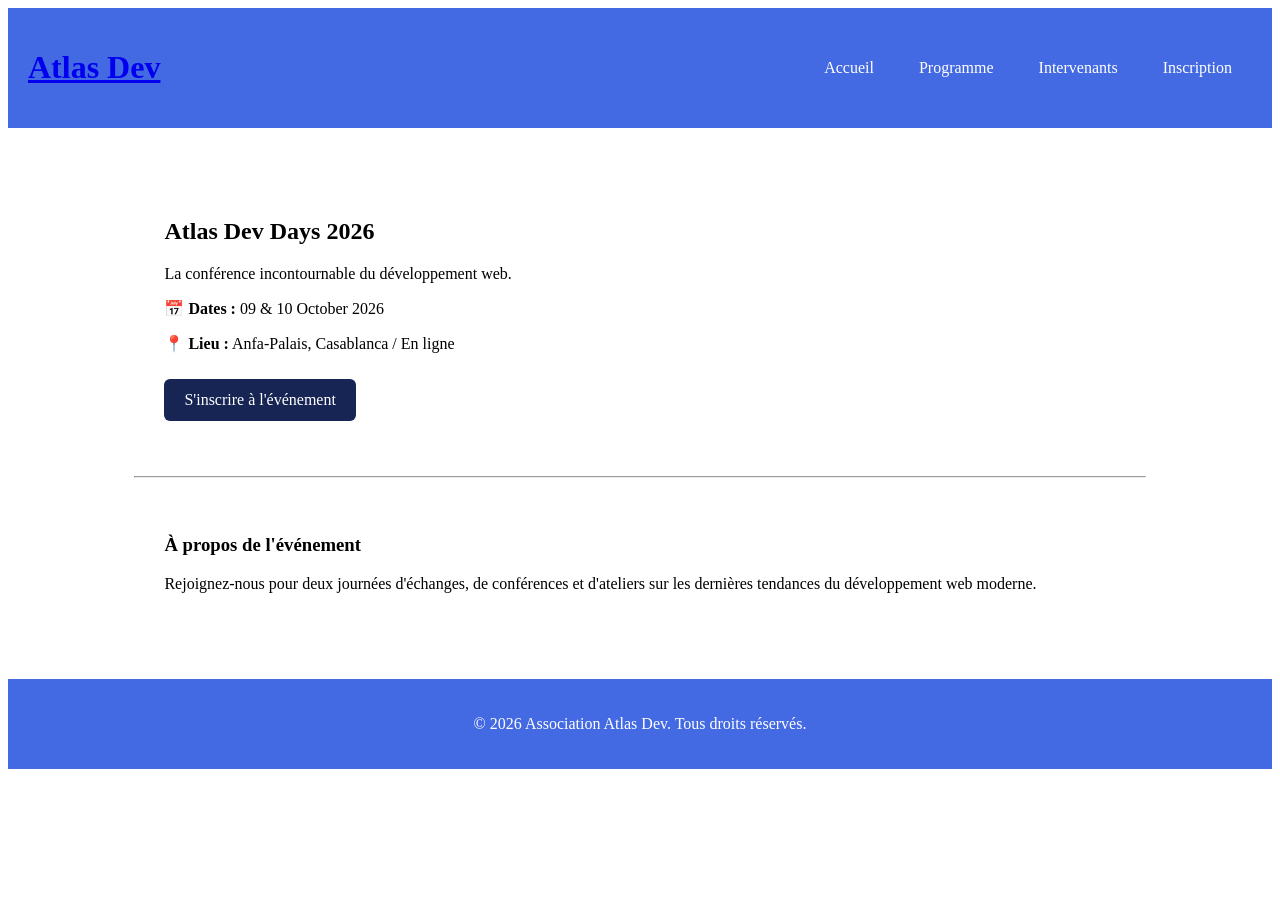
<file: index.html>
<!DOCTYPE html>
<html lang="fr">

<head>
  <meta charset="UTF-8">
  <title>Acceuil</title>
  <link rel="stylesheet" href="css/style.css">
</head>
<body class="accueil">
  <header>
    <h1><a href="index.html" class="logo-link">Atlas Dev</a></h1>
  
    <nav>
      <ol>
        <li><a href="index.html">Accueil</a></li>
        <li><a href="programme.html">Programme</a></li>
        <li><a href="intervenants.html">Intervenants</a></li>
        <li><a href="inscription.html">Inscription</a></li>
      </ol>
    </nav>
  </header>
  <main>
    <!-- Hna ghatbda dakchi li kiban f l'acceuil -->
    <section>
      <h2>Atlas Dev Days 2026</h2>
      <p>La conférence incontournable du développement web.</p>

      <p>📅 <strong>Dates :</strong> 09 & 10 October 2026</p>
      <p>📍 <strong>Lieu :</strong> Anfa-Palais, Casablanca / En ligne</p>

      <a href="inscription.html" class="btn">S'inscrire à l'événement</a>
    </section>
    <hr>
    <!--  À propos -->
    <section>
      <h3>À propos de l'événement</h3>
      <p>Rejoignez-nous pour deux journées d'échanges, de conférences et d'ateliers sur les dernières tendances du
        développement web moderne.</p>
    </section>
  </main>
  </body>
  <footer>
    <p>&copy; 2026 Association Atlas Dev. Tous droits réservés.</p>
  </footer>
</html>
</file>
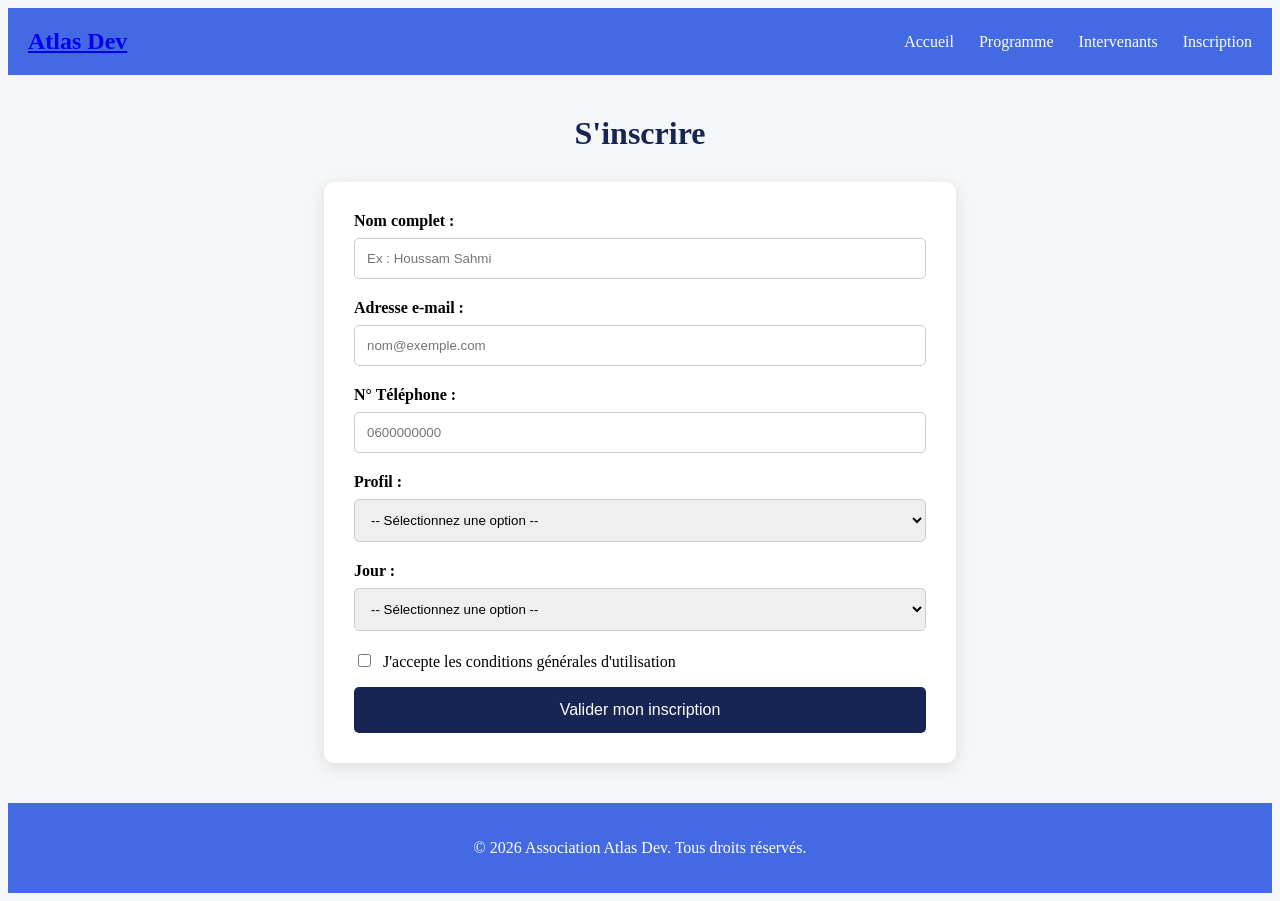
<file: inscription.html>
<!DOCTYPE html>
<html lang="fr">

<head>
  <meta charset="UTF-8">
  <title>Inscription</title>
    <link rel="stylesheet" href="css/style.css">
</head>
<body class="inscription"> 
<header>
    <h2><a href="index.html" class="logo-link">Atlas Dev</a></h2>
    <nav>
      <ol>
        <li><a href="index.html">Accueil</a></li>
        <li><a href="programme.html">Programme</a></li>
        <li><a href="intervenants.html">Intervenants</a></li>
        <li><a href="inscription.html">Inscription</a></li>
      </ol>
    </nav>
  </header>

<main>
  <h1>S'inscrire</h1>

  <form action="#" method="get">

    <label for="fullname">Nom complet :</label>
    <input type="text" id="fullname" name="fullname"
           required placeholder="Ex : Houssam Sahmi">

    <label for="email">Adresse e-mail :</label>
    <input type="email" id="email" name="email"
           required placeholder="nom@exemple.com">

    <label for="phone">N° Téléphone :</label>
    <input type="tel" id="phone" name="phone"
           required placeholder="0600000000">

    <label for="profession">Profil :</label>    
    <select type="select" id="profession"  name="profil" required> 
      <option value="">-- Sélectionnez une option --</option>
      <option value="Étudiant·e">Étudiant·e</option>
      <option value="Développeur·se">Développeur·se</option>
      <option value="Autre">Autre</option>
    </select>  

     <label for="day-select">Jour :</label>
    <select id="day-select" name="day" required>
      <option value="">-- Sélectionnez une option --</option>
      <option value="jour1">Jour 1 (09 Oct)</option>
      <option value="jour2">Jour 2 (10 Oct)</option>
      <option value="pass2jours">Pass 2 Jours</option>
    </select>

    <div>
      <input type="checkbox" id="terms" name="terms" required>
      <label for="terms">
        J'accepte les conditions générales d'utilisation
      </label>
    </div>

    <button type="submit">Valider mon inscription</button>

  </form>
</main>
</body>
  <footer>
    <p>&copy; 2026 Association Atlas Dev. Tous droits réservés.</p>
  </footer>
</html>
</file>
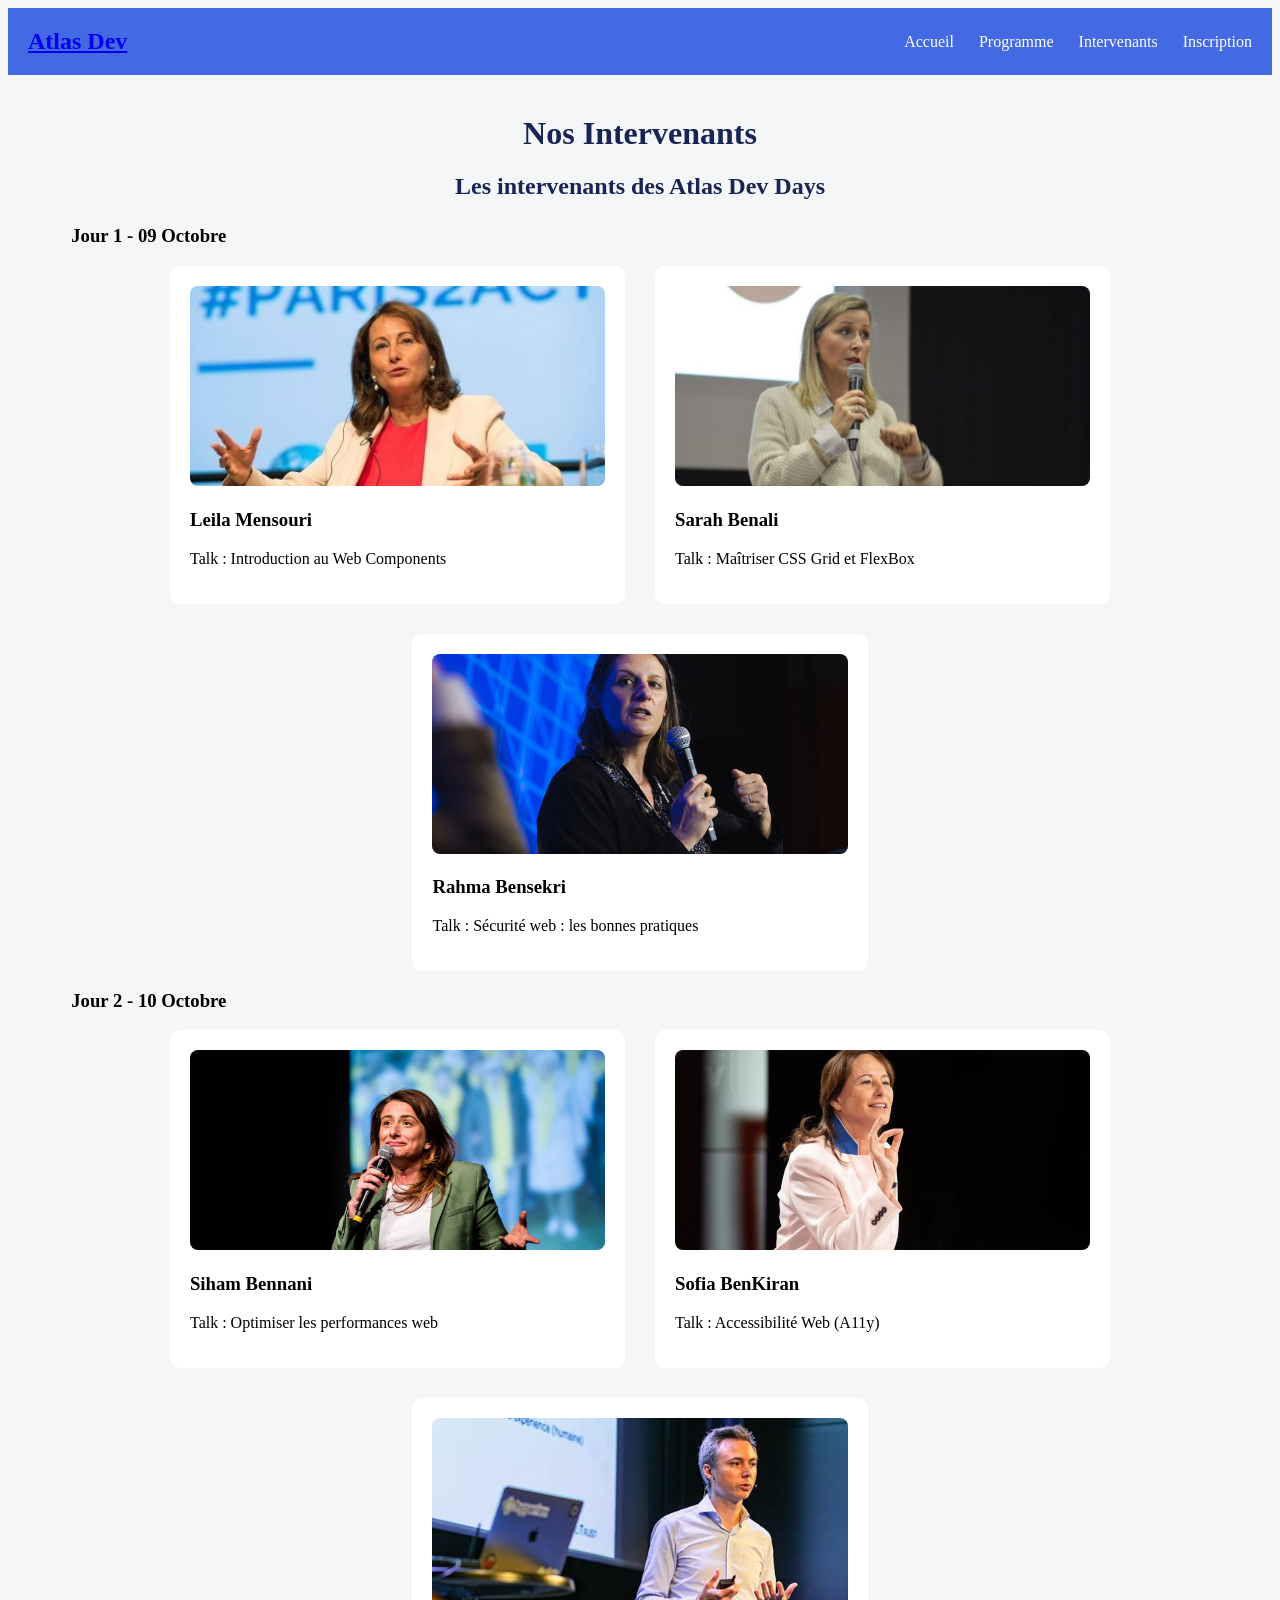
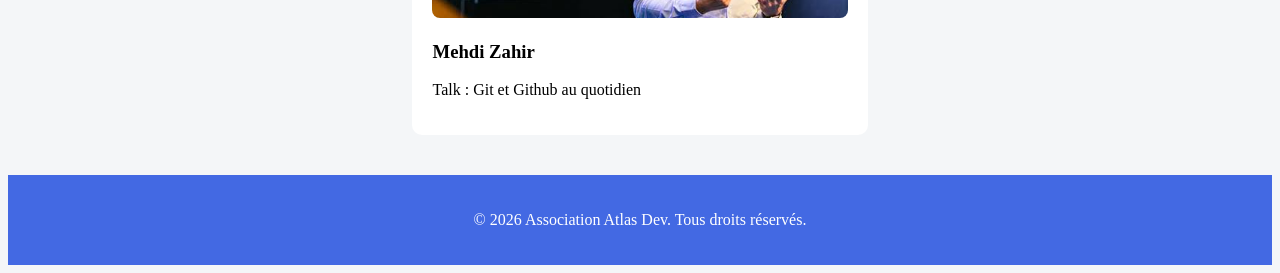
<file: intervenants.html>
<!DOCTYPE html>
<html lang="fr">

<head>
  <meta charset="UTF-8">
  <title>Intervenants</title>
  <link rel="stylesheet" href="css/style.css">
</head>
<body class="intervenants">

  <header>
    <h2><a href="index.html" class="logo-link">Atlas Dev</a></h2>

    <nav>
      <ol>
        <li><a href="index.html">Accueil</a></li>
        <li><a href="programme.html">Programme</a></li>
        <li><a href="intervenants.html">Intervenants</a></li>
        <li><a href="inscription.html">Inscription</a></li>
      </ol>
    </nav>
  </header>

  <main>

    <h1>Nos Intervenants</h1>

   <section>
  <h2>Les intervenants des Atlas Dev Days</h2>
<div class="journee">
    <h3>Jour 1 - 09 Octobre</h3>
  <div class="cartes">

    <!-- Jour 1 -->
    <article>
      <img src="assets/images/speaker1.jpg" alt="Photo de Leila Mensouri">
      <h3>Leila Mensouri</h3>
      <p>Talk : Introduction au Web Components</p>
    </article>

    <article>
      <img src="assets/images/speaker2.jpg" alt="Photo de Sarah Benali">
      <h3>Sarah Benali</h3>
      <p>Talk : Maîtriser CSS Grid et FlexBox</p>
    </article>

    <article>
      <img src="assets/images/speaker3.jpg" alt="Photo de Rahma Bensekri">
      <h3>Rahma Bensekri</h3>
      <p>Talk : Sécurité web : les bonnes pratiques</p>
    </article>
</div>
  </div>
    <!-- Jour 2 -->
     <div class="journee">
    <h3>Jour 2 - 10 Octobre</h3>
  <div class="cartes">
    <article>
      <img src="assets/images/speaker4.jpg" alt="Photo de Siham Bennani">
      <h3>Siham Bennani</h3>
      <p>Talk : Optimiser les performances web</p>
    </article>

    <article>
      <img src="assets/images/speaker5.jpg" alt="Photo de Sofia BenKiran">
      <h3>Sofia BenKiran</h3>
      <p>Talk : Accessibilité Web (A11y)</p>
    </article>

    <article>
      <img src="assets/images/speaker6.jpg" alt="Photo de Mehdi Zahir">
      <h3>Mehdi Zahir</h3>
      <p>Talk : Git et Github au quotidien</p>
    </article>
</div>
  </div>
</section>
  </main>
</body>
  <footer>
    <p>&copy; 2026 Association Atlas Dev. Tous droits réservés.</p>
  </footer>
</html>
</file>
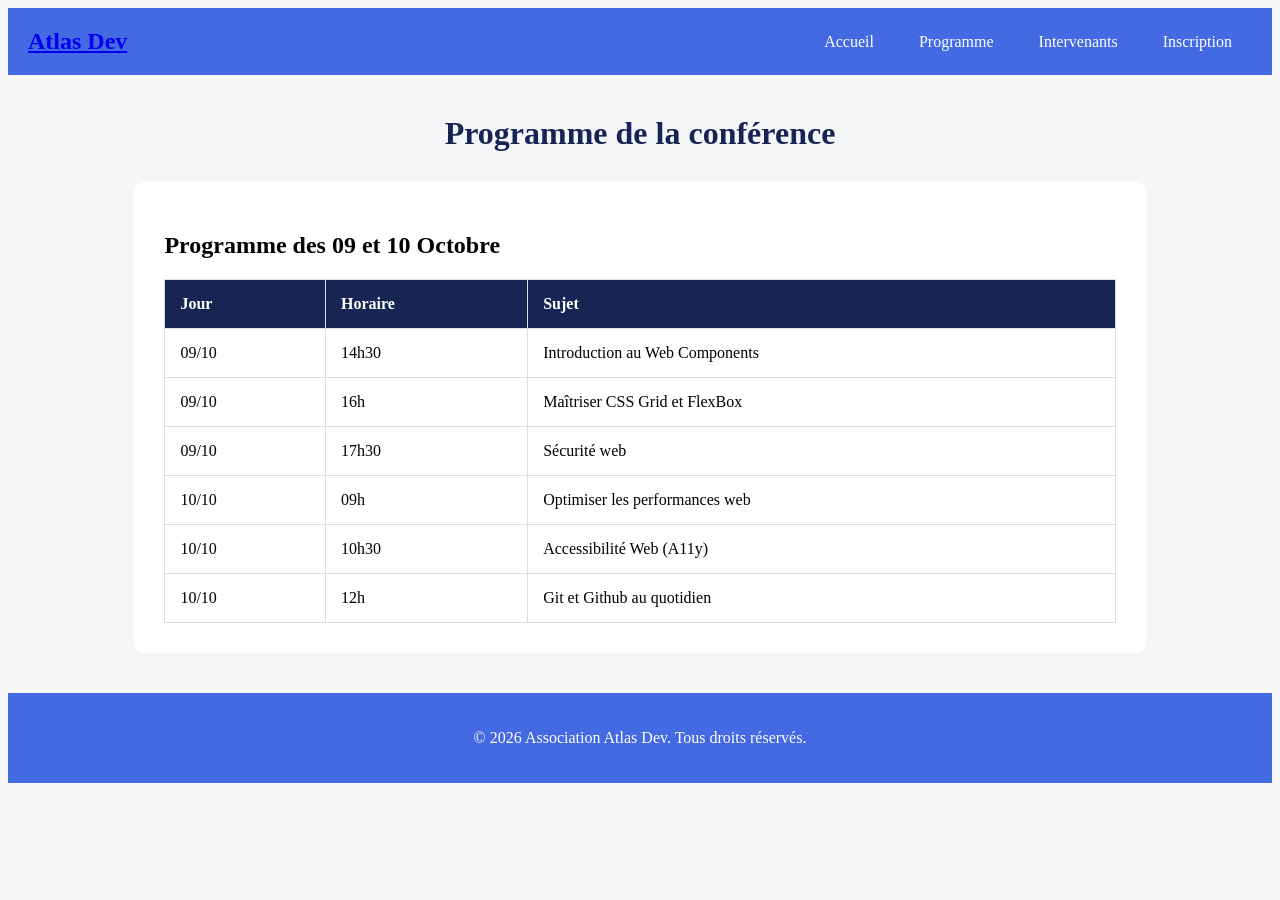
<file: programme.html>
<!DOCTYPE html>
<html lang="fr">

<head>
  <meta charset="UTF-8">
  <title>Programme</title>
  <link rel="stylesheet" href="css/style.css">
</head>

<body class="programme">

  <header>
    <h2><a href="index.html" class="logo-link">Atlas Dev</a></h2>
            
    <nav>
      <ol>
        <li><a href="index.html">Accueil</a></li>
        <li><a href="programme.html">Programme</a></li>
        <li><a href="intervenants.html">Intervenants</a></li>
        <li><a href="inscription.html">Inscription</a></li>
      </ol>
    </nav>
  </header>

  <main>

    <h1>Programme de la conférence</h1>

    <section>

      <h2>Programme des 09 et 10 Octobre</h2>

      <table>

        <thead>
          <tr>
            <th>Jour</th>
            <th>Horaire</th>
            <th>Sujet</th>
          </tr>
        </thead>

        <tbody>

          <!-- JOUR 1 -->

          <tr>
            <td>09/10</td>
            <td>14h30</td>
            <td>Introduction au Web Components</td>
          </tr>

          <tr>
            <td>09/10</td>
            <td>16h</td>
            <td>Maîtriser CSS Grid et FlexBox</td>
          </tr>

          <tr>
            <td>09/10</td>
            <td>17h30</td>
            <td>Sécurité web</td>
          </tr>

          <!-- JOUR 2 -->

          <tr>
            <td>10/10</td>
            <td>09h</td>
            <td>Optimiser les performances web</td>
          </tr>

          <tr>
            <td>10/10</td>
            <td>10h30</td>
            <td>Accessibilité Web (A11y)</td>
          </tr>

          <tr>
            <td>10/10</td>
            <td>12h</td>
            <td>Git et Github au quotidien</td>
          </tr>

        </tbody>

      </table>

    </section>

  </main>

  <footer>
    <p>&copy; 2026 Association Atlas Dev. Tous droits réservés.</p>
  </footer>
</html>
</file>
<file: css/style.css>
/* ============================= */
/*          HEADER               */
/* ============================= */

/* Style général de l'en-tête */
header {
  background-color: #4369e3; /* Couleur de fond bleue */
  color: white; /* Couleur du texte en blanc */
  padding: 20px; /* Espace intérieur de l'en-tête */

  display: flex; /* Aligne les éléments sur une ligne */
  justify-content: space-between; /* Éloigne le titre du menu */
  align-items: center; /* Centre les éléments verticalement */
}

/* Supprime la marge autour du titre h2 */
header h2 {
  margin: 0;
}

/* Organise les liens du menu horizontalement */
header nav ol {
  display: flex; /* Affiche les liens sur une ligne */
  list-style: none; /* Supprime les numéros de la liste */
  padding: 0; /* Supprime l'espace intérieur */
  margin: 0; /* Supprime la marge extérieure */
  gap: 25px; /* Espace entre les liens */
}

/* Style des liens du menu */
header nav a {
  color: white; /* Liens en blanc */
  text-decoration: none; /* Supprime le soulignement */
}

/* Souligne les liens lorsque la souris passe dessus */
header nav a:hover {
  text-decoration: underline;
}


/* ============================= */
/*       PAGE D'ACCUEIL          */
/* ============================= */

/* Style du corps de la page d'accueil */
.accueil body {
  font-family: Arial, sans-serif; /* Police du texte */
  margin: 0; /* Supprime les marges par défaut */
  background-color: #f4f6f8; /* Fond gris clair */
  color: #222; /* Couleur du texte gris foncé */
}

/* Style des sections de la page d'accueil */
.accueil section {
  background-color: white; /* Fond blanc */
  padding: 30px; /* Espace intérieur */
}

/* Supprime les puces ou numéros du menu */
.accueil nav ol {
  list-style: none;
  padding: 0;
  margin: 0;
}

/* Affiche les éléments du menu sur une ligne */
.accueil nav li {
  display: inline;
  margin-right: 20px; /* Espace entre les liens */
}

/* Définit la couleur et l'apparence des liens */
.accueil nav a {
  color: white;
  text-decoration: none;
}

/* Souligne les liens au survol de la souris */
.accueil nav a:hover {
  text-decoration: underline;
}

/* Centre le contenu principal et définit sa largeur */
.accueil main {
  width: 80%; /* Le contenu occupe 80 % de la largeur */
  margin: 40px auto; /* Marge verticale et centrage horizontal */
}

/* Présentation des différentes sections */
.accueil section {
  background-color: white; /* Fond blanc */
  padding: 30px; /* Espace intérieur */
  margin-bottom: 25px; /* Espace entre les sections */
  border-radius: 10px; /* Coins arrondis */
}

/* Style du titre principal */
.accueil h1 {
  color: #3553b9; /* Couleur bleue du titre */
}

/* Apparence des liens utilisés comme boutons */
.accueil section a {
  display: inline-block; /* Permet d'appliquer les dimensions et marges */
  background-color: #172554; /* Fond bleu foncé */
  color: white; /* Texte blanc */
  padding: 12px 20px; /* Espace autour du texte */
  text-decoration: none; /* Supprime le soulignement */
  border-radius: 6px; /* Coins arrondis */
  margin-top: 10px; /* Espace au-dessus du bouton */
}

/* Change la couleur du bouton au survol */
.accueil section a:hover {
  background-color: #1d4ed8;
}


/* ============================= */
/*       PAGE PROGRAMME          */
/* ============================= */

/* Couleur de fond de la page */
.programme {
  background-color: #f4f6f8;
}

/* Supprime les numéros de la liste du menu */
.programme nav ol {
  list-style: none;
  padding: 0;
  margin: 0;
}

/* Affiche les liens du menu horizontalement */
.programme nav li {
  display: inline;
  margin-right: 20px;
}

/* Style des liens de navigation */
.programme nav a {
  color: white;
  text-decoration: none;
}

/* Définit la largeur et centre le contenu principal */
.programme main {
  width: 80%;
  margin: 40px auto;
}

/* Style du titre principal de la page */
.programme h1 {
  text-align: center; /* Centre le titre */
  color: #172554; /* Bleu foncé */
  margin-bottom: 30px; /* Espace sous le titre */
}

/* Style de la section qui contient le programme */
.programme section {
  background-color: white;
  padding: 30px;
  border-radius: 10px; /* Coins arrondis */
}


/* ============================= */
/*      STYLE DU TABLEAU         */
/* ============================= */

/* Le tableau occupe toute la largeur disponible */
.programme table {
  width: 100%;
  border-collapse: collapse; /* Fusionne les bordures des cellules */
}

/* Style des cellules et des en-têtes du tableau */
.programme th,
.programme td {
  border: 1px solid #ddd; /* Bordure gris clair */
  padding: 15px; /* Espace intérieur des cellules */
  text-align: left; /* Aligne le texte à gauche */
}

/* Style de la ligne des titres du tableau */
.programme th {
  background-color: #172554; /* Fond bleu foncé */
  color: white; /* Texte blanc */
}

/* Change le fond d'une ligne lorsque la souris passe dessus */
.programme tr:hover {
  background-color: #f1f5f9;
}


/* ============================= */
/*       PAGE INTERVENANTS       */
/* ============================= */

/* Couleur de fond de la page */
.intervenants {
  background-color: #f4f6f8;
}

/* Organisation horizontale du menu */
.intervenants nav ol {
  display: flex;
  list-style: none; /* Supprime les numéros */
  padding: 0;
  margin: 0;
  gap: 25px; /* Espace entre les liens */
}

/* Style des liens du menu */
.intervenants nav a {
  color: white;
  text-decoration: none;
}

/* Centre le contenu et définit sa largeur */
.intervenants main {
  width: 90%;
  margin: 40px auto;
}

/* Style du titre principal */
.intervenants h1 {
  text-align: center;
  color: #172554;
}

/* Ajoute un espace sous chaque section */
.intervenants section {
  margin-bottom: 40px;
}

/* Style des titres des sections */
.intervenants section h2 {
  text-align: center;
  color: #172554;
  margin-bottom: 25px;
}

/* Organise les cartes des intervenants */
.intervenants .cartes {
  display: flex; /* Place les cartes côte à côte */
  flex-wrap: wrap; /* Passe à la ligne si nécessaire */
  justify-content: center; /* Centre les cartes */
  gap: 30px; /* Espace entre les cartes */
}

/* Style des cartes à l'intérieur du conteneur .cartes */
.intervenants .cartes article {
  box-sizing: border-box; /* Inclut le padding dans la largeur */
  width: 40%; /* Chaque carte occupe 40 % de la largeur */
  background-color: white;
  padding: 20px;
  border-radius: 10px; /* Coins arrondis */
}

/* Style général des articles */
.intervenants article {
  background-color: white;
  padding: 20px;
  border-radius: 10px;
  width: 40%;
}

/* Définit l'apparence des images des intervenants */
.intervenants article img {
  width: 100%; /* Image sur toute la largeur de la carte */
  height: 200px; /* Hauteur fixe */
  object-fit: cover; /* Recadre l'image sans la déformer */
  border-radius: 8px; /* Coins arrondis */
}

/* Déplace légèrement la carte vers le haut au survol */
.intervenants article:hover {
  transform: translateY(-5px);
}


/* ============================= */
/*       PAGE INSCRIPTION        */
/* ============================= */

/* Style de la section */
.inscription section {
  background-color: white;
  padding: 30px;
}

/* Style du corps de la page d'inscription */
.inscription body {
  font-family: Arial, sans-serif;
  margin: 0;
  background-color: #f4f6f8;
  color: #222;
}

/* Couleur de fond de la page */
.inscription {
  background-color: #f4f6f8;
}

/* Centre le formulaire et définit sa largeur */
.inscription main {
  width: 50%;
  margin: 40px auto;
}

/* Style du titre de la page */
.inscription h1 {
  text-align: center;
  color: #172554;
  margin-bottom: 30px;
}

/* Apparence générale du formulaire */
.inscription form {
  background-color: white;
  padding: 30px; /* Espace intérieur du formulaire */
  border-radius: 10px; /* Coins arrondis */
  box-shadow: 0 4px 15px rgba(0, 0, 0, 0.1); /* Ombre légère */
}

/* Style des étiquettes des champs */
.inscription label {
  display: block; /* Place chaque étiquette sur sa ligne */
  margin-bottom: 8px;
  font-weight: bold; /* Texte en gras */
}

/* Style des champs de saisie et des listes déroulantes */
.inscription input,
.inscription select {
  width: 100%; /* Occupe toute la largeur disponible */
  padding: 12px;
  margin-bottom: 20px; /* Espace entre les champs */
  border: 1px solid #ccc; /* Bordure grise */
  border-radius: 5px;
  box-sizing: border-box; /* Inclut le padding dans la largeur */
}

/* Ajuste la largeur des cases à cocher */
.inscription input[type="checkbox"] {
  width: auto;
  margin-right: 8px;
}

/* Place le texte associé à la case à cocher sur la même ligne */
.inscription input[type="checkbox"] + label {
  display: inline;
  font-weight: normal;
}

/* Style du bouton de validation du formulaire */
.inscription button {
  width: 100%;
  padding: 14px;
  background-color: #172554;
  color: white;
  border: none; /* Supprime la bordure */
  border-radius: 5px;
  font-size: 16px;
  cursor: pointer; /* Affiche une main au survol */
}

/* Change la couleur du bouton au survol */
.inscription button:hover {
  background-color: #1e40af;
}


/* ============================= */
/*            FOOTER             */
/* ============================= */

/* Style général du pied de page */
footer {
  background-color: #4369e3; /* Fond bleu */
  color: white; /* Texte blanc */
  text-align: center; /* Centre le texte */
  padding: 20px; /* Espace intérieur */
}
</file>
